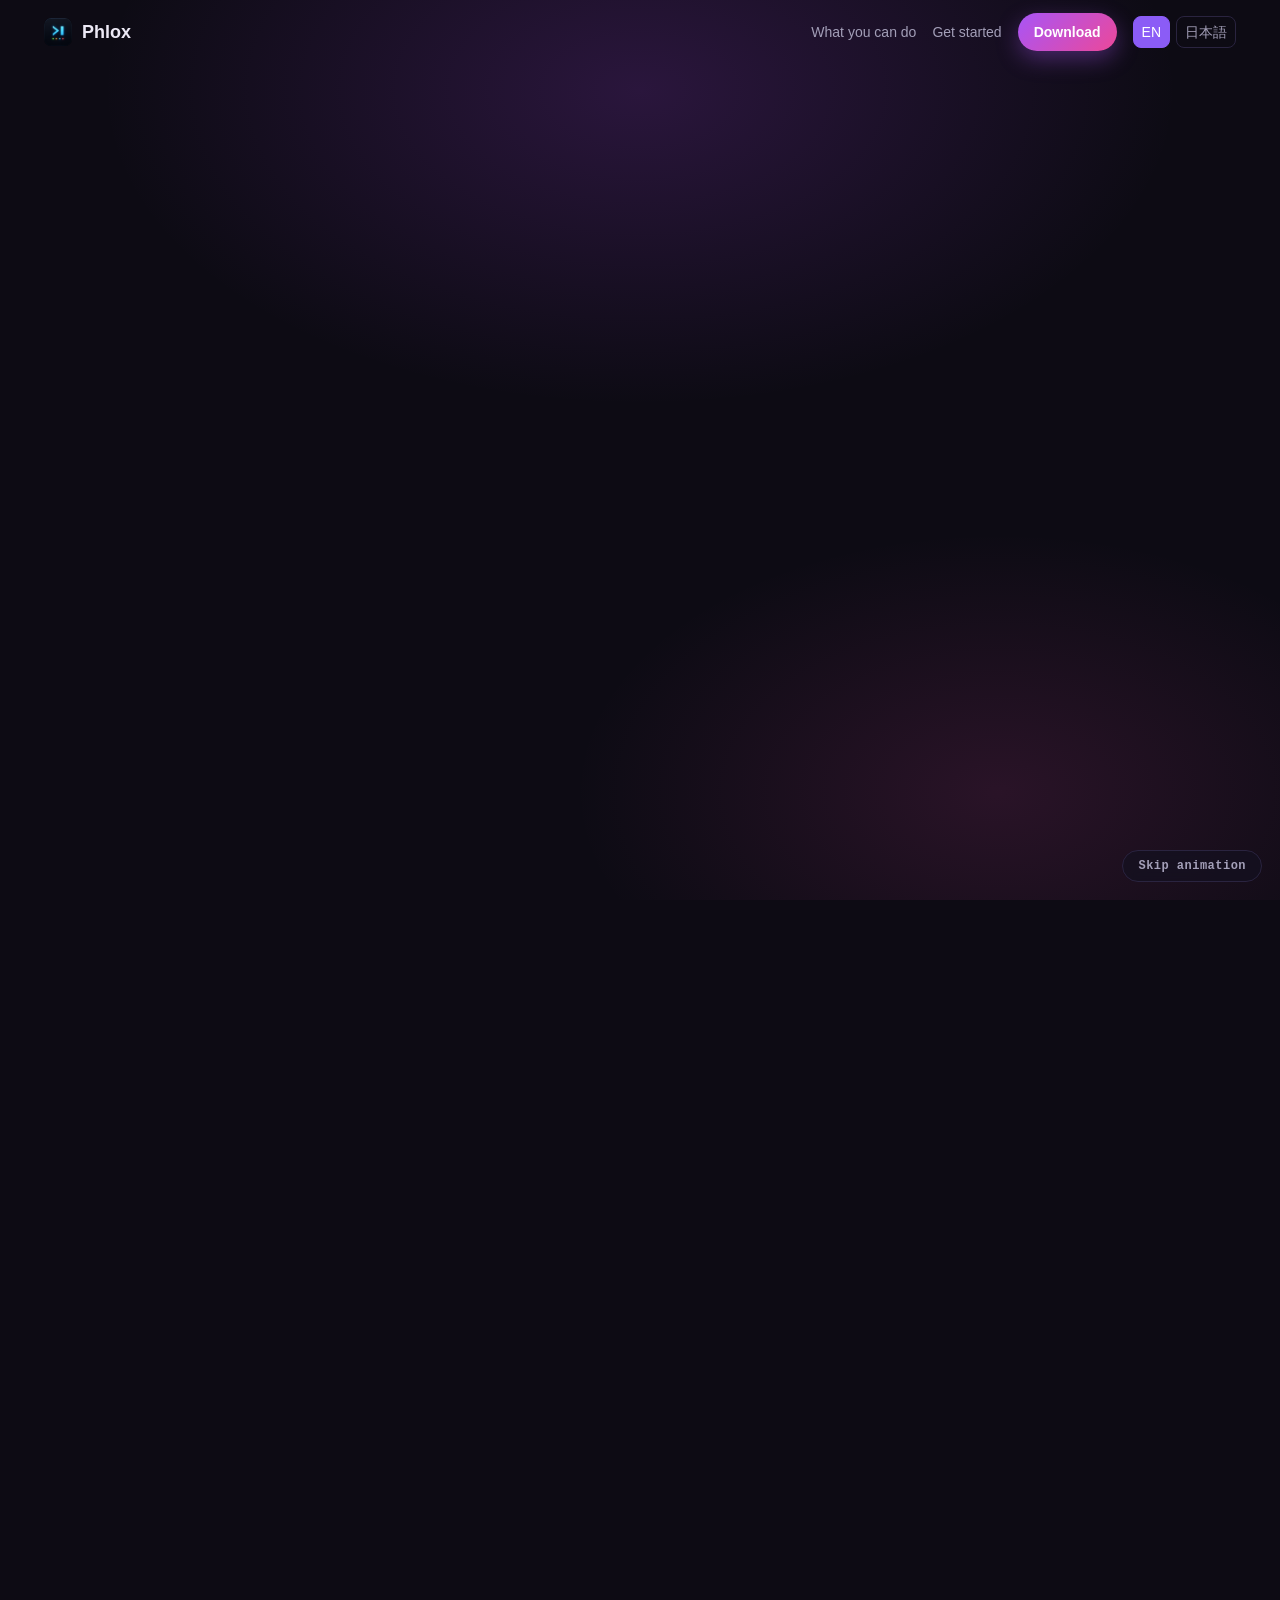
<file: index.html>
<!DOCTYPE html>
<html lang="en">
<head>
  <meta charset="UTF-8" />
  <script>
    (function () {
      try {
        if (!localStorage.getItem('phlox.lang')) {
          var lang = (navigator.language || '').toLowerCase();
          if (lang.indexOf('ja') === 0) {
            localStorage.setItem('phlox.lang', 'ja');
            location.replace('/ja/');
          } else {
            localStorage.setItem('phlox.lang', 'en');
          }
        }
      } catch (e) {}
    })();
  </script>
  <meta name="viewport" content="width=device-width, initial-scale=1.0" />
  <title>Phlox — Ask one agent. It runs the rest.</title>
  <meta name="description" content="Hand a task to a single AI, and it calls in the others — instructing them, waiting on them, and wrapping up when they're done. Claude Code, Codex, and Cursor, in one Mac app." />
  <meta property="og:title" content="Phlox — Ask one agent. It runs the rest." />
  <meta property="og:description" content="Hand a task to one AI and it calls in the others to get it done. No more opening window after window." />
  <meta property="og:type" content="website" />
  <meta property="og:url" content="https://phlox.cc/" />
  <meta property="og:image" content="https://phlox.cc/assets/icon.png" />
  <link rel="alternate" hreflang="en" href="https://phlox.cc/" />
  <link rel="alternate" hreflang="ja" href="https://phlox.cc/ja/" />
  <link rel="alternate" hreflang="x-default" href="https://phlox.cc/" />
  <link rel="icon" href="assets/icon.png" />
  <link rel="preload" as="image" href="assets/screenshot.webp" />
  <link rel="stylesheet" href="styles.css" />
  <link rel="stylesheet" href="cine.css" />
</head>
<body>
  <!-- Cinematic experience: a pinned scroll-scrubbed composition.
       Shown only once app.js has mounted (html.cine-on); otherwise the
       full static page below is served (SEO + no-JS + load-failure safe). -->
  <div id="cine" aria-hidden="true">
    <nav id="cine-nav">
      <a class="brand" href="/"><img src="assets/icon.png" alt="Phlox" />Phlox</a>
      <div class="nav-right">
        <a href="#features" data-seek="0.6">What you can do</a>
        <a href="#start" data-seek="0.9">Get started</a>
        <a class="cine-dl" href="https://github.com/HMNZK/phlox-dist/releases/latest/download/Phlox.dmg">Download</a>
        <span class="lang"><a href="/" class="active">EN</a><a href="/ja/">日本語</a></span>
      </div>
    </nav>
    <div id="cine-stick"><div id="cine-root"></div></div>
    <div id="cine-cue"><span class="mouse"></span><span>Scroll</span></div>
    <button type="button" id="skip-btn">Skip animation</button>
  </div>

  <!-- Static fallback = the real, indexable page. Hidden when cine is on. -->
  <div id="fallback">
  <header>
    <div class="container nav">
      <a class="brand" href="/"><img src="assets/icon.png" alt="Phlox" />Phlox</a>
      <div class="nav-right">
        <a href="#features">What you can do</a>
        <a href="#start">Get started</a>
        <span class="lang">
          <a href="/" class="active">EN</a>
          <a href="/ja/">日本語</a>
        </span>
      </div>
    </div>
  </header>

  <main>
    <section class="hero">
      <div class="container">
        <img class="app-icon" src="assets/icon.png" alt="Phlox app icon" />
        <h1>Ask one agent.<br />It runs the rest.</h1>
        <p class="sub">Give one agent the job. From there, agents manage agents.<br />
          Opening window after window, starting each one by hand,<br />
          copy-pasting between them — not anymore.</p>
        <div class="cta">
          <a class="btn-primary" href="https://github.com/HMNZK/phlox-dist/releases/latest/download/Phlox.dmg">Download for macOS</a>
        </div>
        <div class="req">macOS 14 Sonoma or later · Apple Silicon · Signed &amp; notarized</div>
      </div>
    </section>

    <section class="container shot">
      <div class="shot-frame">
        <img src="assets/screenshot.webp" alt="Phlox running several AI agents at once in one window" />
      </div>
    </section>

    <section class="problem" id="why">
      <div class="container">
        <div class="head">
          <span class="eyebrow">Before and after.</span>
          <h2>The days of managing it all yourself are over.</h2>
          <p class="lead">The more AIs you use, the more there is to launch, hand off, and watch. Phlox hands all of it to an AI.</p>
        </div>
        <div class="pains">
          <article class="pain">
            <div class="row bad"><span class="ic">×</span><span>Opening window after window, starting each AI by hand, passing output around by copy and paste.</span></div>
            <div class="row good"><span class="ic">✓</span><span>Ask one, and it calls in the other AIs and manages the rest.</span></div>
          </article>
          <article class="pain">
            <div class="row bad"><span class="ic">×</span><span>No idea which AI is working and which one is waiting.</span></div>
            <div class="row good"><span class="ic">✓</span><span>Every status at a glance.<br />A heads-up the moment you're needed.</span></div>
          </article>
          <article class="pain">
            <div class="row bad"><span class="ic">×</span><span>Watching the screen just to catch when something finishes.</span></div>
            <div class="row good"><span class="ic">✓</span><span>The AI watches for you.<br />You move on to something else.</span></div>
          </article>
        </div>
      </div>
    </section>

    <section class="features" id="features">
      <div class="container">
        <div class="head">
          <span class="eyebrow">What you can do</span>
          <h2>Agents that manage agents.</h2>
          <p class="lead">All you do is supervise.</p>
        </div>

        <div class="bento">
          <article class="feat feat-a">
            <span class="k">01 — Agents calling agents</span>
            <h3>Ask just one</h3>
            <p>This is what makes Phlox different. Hand a task to one AI and it calls in the other AIs it needs, gives them instructions, waits for them to finish, and clears them away when they're done. No launching window after window, no passing output around by hand.</p>
            <div class="panes">
              <span class="pane"><span class="dot run"></span>Claude Code</span>
              <span class="pane"><span class="dot wait"></span>Codex</span>
              <span class="pane"><span class="dot idle"></span>Cursor</span>
            </div>
          </article>

          <article class="feat feat-usage">
            <span class="k">Live — Usage left</span>
            <h3>How much is left</h3>
            <p>Each AI's usage in the side panel — across 5-hour, weekly, and total limits. See what's left at a glance.</p>
            <div class="usage">
              <div class="ubar"><div class="ul"><span>Claude Code · 5h</span><b>51%</b></div><div class="track"><div class="fill" style="--w:51%"></div></div></div>
              <div class="ubar"><div class="ul"><span>Codex · weekly</span><b>63%</b></div><div class="track"><div class="fill" style="--w:63%"></div></div></div>
              <div class="ubar"><div class="ul"><span>Cursor · total</span><b>16%</b></div><div class="track"><div class="fill" style="--w:16%"></div></div></div>
            </div>
          </article>

          <article class="feat feat-c">
            <span class="k">02 — One window</span>
            <h3>Every AI, right here</h3>
            <p>Claude Code, Codex, and Cursor each run in their own pane at the same time. No tab-juggling, no losing track of what's doing what.</p>
          </article>

          <article class="feat feat-d">
            <span class="k">03 — Delegate</span>
            <h3>Ask, then just wait</h3>
            <p>Just say what you want done. The AI takes it from there, and completion is detected automatically — so you can move on.</p>
          </article>

          <article class="feat feat-e">
            <span class="k">04 — Status</span>
            <h3>Always know what's happening</h3>
            <p>Working, idle, or waiting for input — even when an agent is stuck on a question, it's detected automatically, with a notification the moment you're needed. Nothing stalls unseen.</p>
          </article>

          <article class="feat feat-f">
            <span class="k">05 — Make it yours</span>
            <h3>The view, your way</h3>
            <p>Group by project, filter which AIs you see, switch view modes (⌃⌘G), and toggle the sidebar (⌘B). Arrange it however works for you.</p>
          </article>
        </div>
      </div>
    </section>

    <section class="start" id="start">
      <div class="container">
        <div class="head">
          <span class="eyebrow">Getting started</span>
          <h2>Three steps. That's it.</h2>
        </div>
        <div class="steps">
          <article class="step">
            <span class="n">1</span>
            <h3>Download and open</h3>
            <p>Grab the macOS app, drop it in Applications, and launch. Signed and notarized — no scary warnings.</p>
          </article>
          <article class="step">
            <span class="n">2</span>
            <h3>Call up an AI</h3>
            <p>Pick Claude Code, Codex, or Cursor and start it.</p>
          </article>
          <article class="step">
            <span class="n">3</span>
            <h3>Say what you want</h3>
            <p>From there, that AI calls in the others it needs and runs with it. You'll get a notification when it's done.</p>
          </article>
        </div>
        <div class="cta">
          <a class="btn-primary" href="https://github.com/HMNZK/phlox-dist/releases/latest/download/Phlox.dmg">Download for macOS</a>
        </div>
      </div>
    </section>
  </main>

  <footer>
    <div class="container foot">
      <span>© 2026 Phlox</span>
      <span><a href="/privacy">Privacy Policy</a></span>
    </div>
  </footer>
  </div><!-- /#fallback -->

  <script type="module" src="app.js"></script>
</body>
</html>
</file>
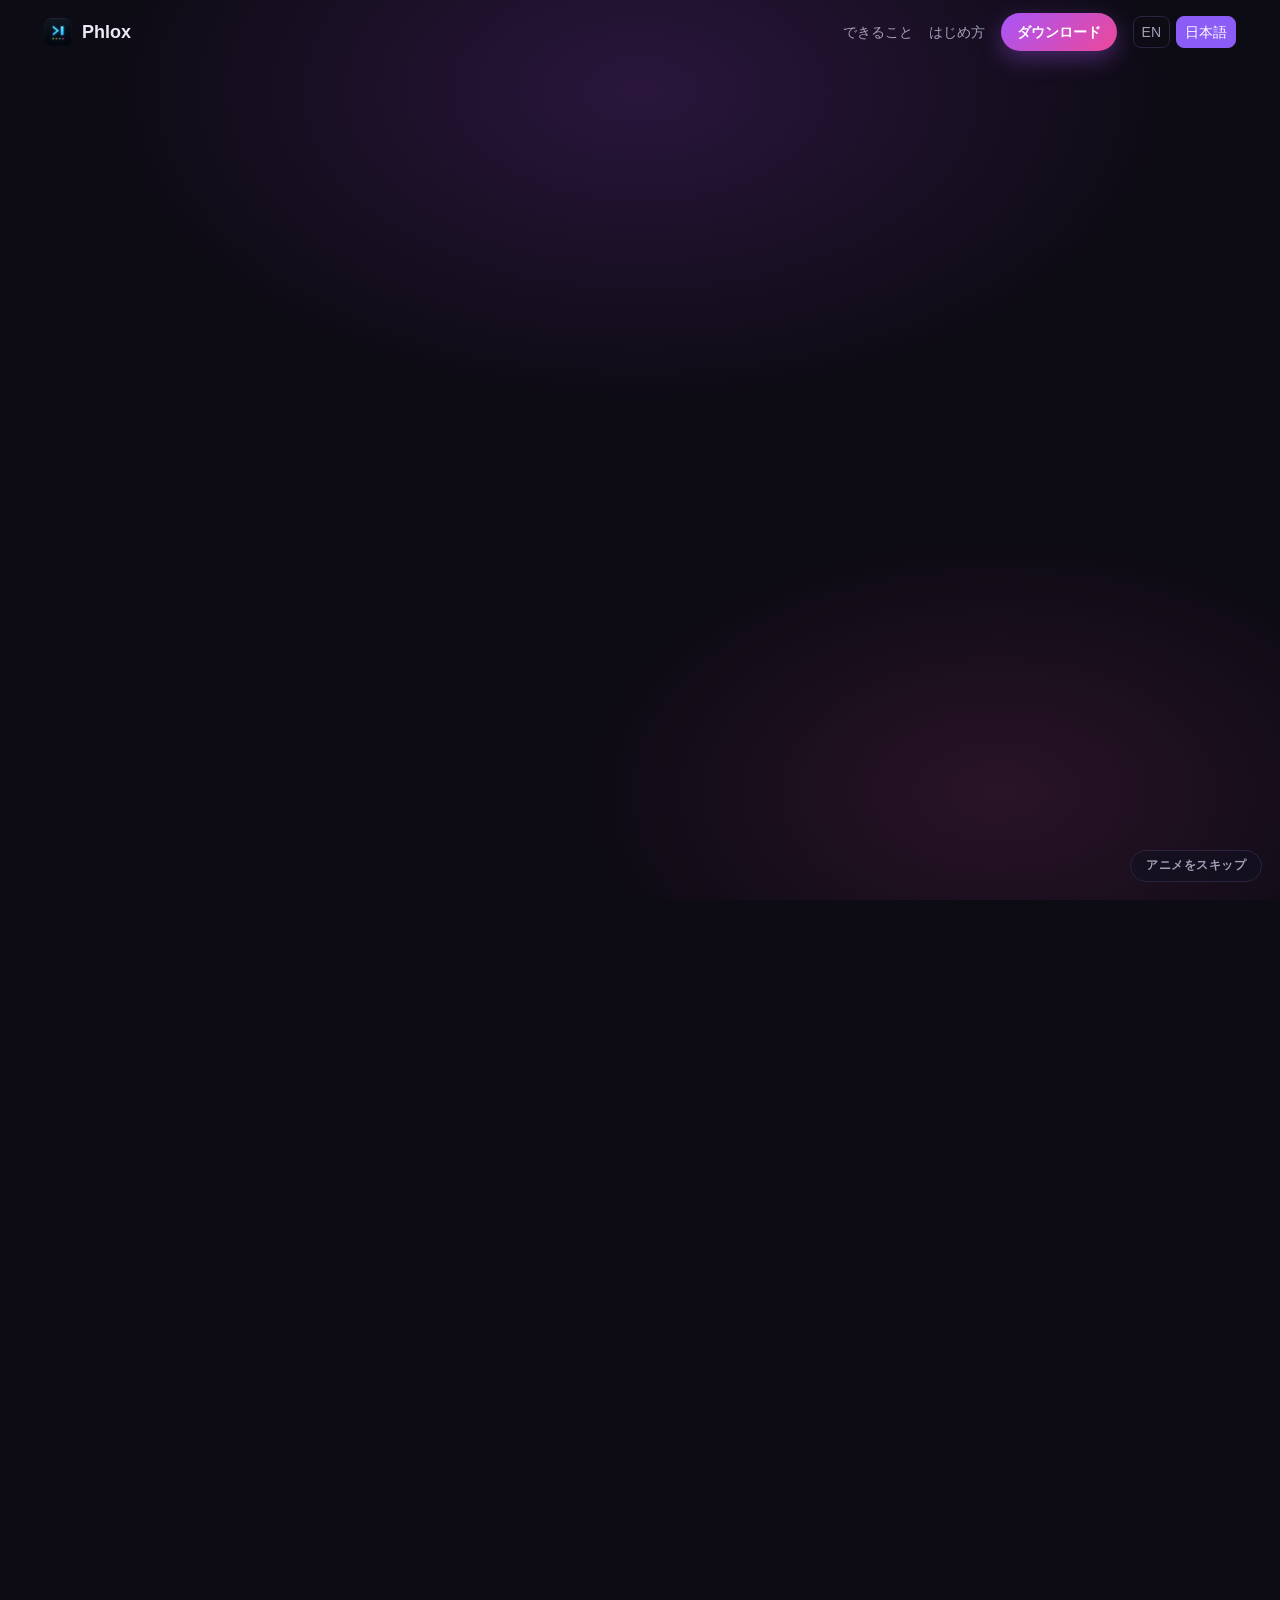
<file: ja/index.html>
<!DOCTYPE html>
<html lang="ja">
<head>
  <meta charset="UTF-8" />
  <meta name="viewport" content="width=device-width, initial-scale=1.0" />
  <title>Phlox — AIがAIを呼び出す、Mac の開発環境</title>
  <meta name="description" content="1体の AI に頼むだけ。あとは、その AI がほかの AI を呼び出し、指示し、見届けます。Claude Code・Codex・Cursor を、ひとつの Mac アプリで。" />
  <meta property="og:title" content="Phlox — 頼むのは、ひとり。動くのは、チーム。" />
  <meta property="og:description" content="1体の AI に頼めば、その AI がほかの AI を呼び出して進めます。画面を何枚も開く必要は、もうありません。" />
  <meta property="og:type" content="website" />
  <meta property="og:url" content="https://phlox.cc/ja/" />
  <meta property="og:image" content="https://phlox.cc/assets/icon.png" />
  <link rel="alternate" hreflang="en" href="https://phlox.cc/" />
  <link rel="alternate" hreflang="ja" href="https://phlox.cc/ja/" />
  <link rel="alternate" hreflang="x-default" href="https://phlox.cc/" />
  <link rel="icon" href="../assets/icon.png" />
  <link rel="preload" as="image" href="../assets/screenshot.webp" />
  <link rel="stylesheet" href="../styles.css" />
  <link rel="stylesheet" href="../cine.css" />
</head>
<body>
  <div id="cine" aria-hidden="true">
    <nav id="cine-nav">
      <a class="brand" href="/ja/"><img src="../assets/icon.png" alt="Phlox" />Phlox</a>
      <div class="nav-right">
        <a href="#features" data-seek="0.6">できること</a>
        <a href="#start" data-seek="0.9">はじめ方</a>
        <a class="cine-dl" href="https://github.com/HMNZK/phlox-dist/releases/latest/download/Phlox.dmg">ダウンロード</a>
        <span class="lang"><a href="/">EN</a><a href="/ja/" class="active">日本語</a></span>
      </div>
    </nav>
    <div id="cine-stick"><div id="cine-root"></div></div>
    <div id="cine-cue"><span class="mouse"></span><span>Scroll</span></div>
    <button type="button" id="skip-btn">アニメをスキップ</button>
  </div>

  <div id="fallback">
  <header>
    <div class="container nav">
      <a class="brand" href="/ja/"><img src="../assets/icon.png" alt="Phlox" />Phlox</a>
      <div class="nav-right">
        <a href="#features">できること</a>
        <a href="#start">はじめ方</a>
        <span class="lang">
          <a href="/">EN</a>
          <a href="/ja/" class="active">日本語</a>
        </span>
      </div>
    </div>
  </header>

  <main>
    <section class="hero">
      <div class="container">
        <img class="app-icon" src="../assets/icon.png" alt="Phlox アプリアイコン" />
        <h1>頼むのは ひとり。<br />動くのは チーム。</h1>
        <p class="sub">1体の AI に頼むだけ。あとは AI が AI を管理する世界。<br />
          画面を何枚も開き、AI を起動し、コピペを送る。<br />
          そんな必要はもうありません。</p>
        <div class="cta">
          <a class="btn-primary" href="https://github.com/HMNZK/phlox-dist/releases/latest/download/Phlox.dmg">macOS版をダウンロード</a>
        </div>
        <div class="req">macOS 14 Sonoma 以降 · Apple Silicon · 署名・公証済み</div>
      </div>
    </section>

    <section class="container shot">
      <div class="shot-frame">
        <img src="../assets/screenshot.webp" alt="ひとつの画面で複数の AI が同時に動く Phlox" />
      </div>
    </section>

    <section class="problem" id="why">
      <div class="container">
        <div class="head">
          <span class="eyebrow">これまでと、これから。</span>
          <h2>全てを人間が管理する時代は終わり。</h2>
          <p class="lead">使う AI が増えるほど、起動も、受け渡しも、見張りも増えていく。Phlox は、その全部を AI に任せます。</p>
        </div>
        <div class="pains">
          <article class="pain">
            <div class="row bad"><span class="ic">×</span><span>画面を何枚も開いて、AI を一つずつ起動。出力はコピー＆ペーストで手渡し。</span></div>
            <div class="row good"><span class="ic">✓</span><span>一人に頼めば、その AI が他の AI を呼び出し、管理します。</span></div>
          </article>
          <article class="pain">
            <div class="row bad"><span class="ic">×</span><span>どの AI が動いていて、どれが待っているのか分からない。</span></div>
            <div class="row good"><span class="ic">✓</span><span>すべての状態がひと目で分かる。<br />手が要るときは、知らせます。</span></div>
          </article>
          <article class="pain">
            <div class="row bad"><span class="ic">×</span><span>終わったか確かめるために、画面を見張りつづける。</span></div>
            <div class="row good"><span class="ic">✓</span><span>完了は AI が見届けます。<br />あなたは、別のことを。</span></div>
          </article>
        </div>
      </div>
    </section>

    <section class="features" id="features">
      <div class="container">
        <div class="head">
          <span class="eyebrow">できること</span>
          <h2>AI が AI を管理する。</h2>
          <p class="lead">あなたは AI を監督するだけ。</p>
        </div>

        <div class="bento">
          <article class="feat feat-a">
            <span class="k">01 — AI が AI を呼ぶ</span>
            <h3>頼むのは、ひとりだけ</h3>
            <p>Phlox の真骨頂。1体の AI に頼めば、その AI が必要なほかの AI を自分で呼び出し、指示を出し、終わるのを待ち、役目を終えたら片づけます。あなたが複数の画面を立ち上げたり、出力を手で受け渡したりする必要は、もうありません。</p>
            <div class="panes">
              <span class="pane"><span class="dot run"></span>Claude Code</span>
              <span class="pane"><span class="dot wait"></span>Codex</span>
              <span class="pane"><span class="dot idle"></span>Cursor</span>
            </div>
          </article>

          <article class="feat feat-usage">
            <span class="k">いつでも — 残りの利用量</span>
            <h3>あと、どれだけ使えるか</h3>
            <p>それぞれの AI の使用状況を、右側のパネルに。5時間ごと・週ごと・合計に対して、残りがひと目でわかります。</p>
            <div class="usage">
              <div class="ubar"><div class="ul"><span>Claude Code · 5時間</span><b>51%</b></div><div class="track"><div class="fill" style="--w:51%"></div></div></div>
              <div class="ubar"><div class="ul"><span>Codex · 週ごと</span><b>63%</b></div><div class="track"><div class="fill" style="--w:63%"></div></div></div>
              <div class="ubar"><div class="ul"><span>Cursor · 合計</span><b>16%</b></div><div class="track"><div class="fill" style="--w:16%"></div></div></div>
            </div>
          </article>

          <article class="feat feat-c">
            <span class="k">02 — ひとつの画面</span>
            <h3>すべての AI が、ここに</h3>
            <p>Claude Code・Codex・Cursor が、それぞれの画面で同時に動きます。タブを行き来することも、どれが何をしているか見失うことも、ありません。</p>
          </article>

          <article class="feat feat-d">
            <span class="k">03 — まかせる</span>
            <h3>頼んだら、あとは待つだけ</h3>
            <p>「これをやって」と伝えるだけ。あとは AI が進めます。終わったかどうかは自動で見分けるので、あなたは別の作業へ。</p>
          </article>

          <article class="feat feat-e">
            <span class="k">04 — 状態</span>
            <h3>いま、何をしているか</h3>
            <p>動作中・待機中・入力待ち。Codex が質問して止まっているときも、自動で見分けます。手が必要になれば通知でお知らせ。見えないまま止まることは、ありません。</p>
          </article>

          <article class="feat feat-f">
            <span class="k">05 — 自分仕様</span>
            <h3>思いどおりの、画面に</h3>
            <p>プロジェクトごとにまとめ、表示する AI を絞り込み、表示の仕方を切り替え（⌃⌘G）、サイドバーを開閉（⌘B）。あなたの使いやすいかたちに。</p>
          </article>
        </div>
      </div>
    </section>

    <section class="start" id="start">
      <div class="container">
        <div class="head">
          <span class="eyebrow">はじめ方</span>
          <h2>3ステップで、すぐに。</h2>
        </div>
        <div class="steps">
          <article class="step">
            <span class="n">1</span>
            <h3>ダウンロードして、開く</h3>
            <p>macOS 版をダウンロードし、アプリケーションに入れて起動するだけ。署名・公証済みだから、警告も出ません。</p>
          </article>
          <article class="step">
            <span class="n">2</span>
            <h3>AI を、ひとり呼び出す</h3>
            <p>Claude Code・Codex・Cursor から選んで立ち上げます。</p>
          </article>
          <article class="step">
            <span class="n">3</span>
            <h3>やりたいことを、伝える</h3>
            <p>あとは、その AI が必要な AI を呼び出して進めます。終わったら、通知でお知らせ。</p>
          </article>
        </div>
        <div class="cta">
          <a class="btn-primary" href="https://github.com/HMNZK/phlox-dist/releases/latest/download/Phlox.dmg">macOS版をダウンロード</a>
        </div>
      </div>
    </section>
  </main>

  <footer>
    <div class="container foot">
      <span>© 2026 Phlox</span>
      <span><a href="/ja/privacy">プライバシーポリシー</a></span>
    </div>
  </footer>
  </div><!-- /#fallback -->

  <script type="module" src="../app.js"></script>
</body>
</html>
</file>
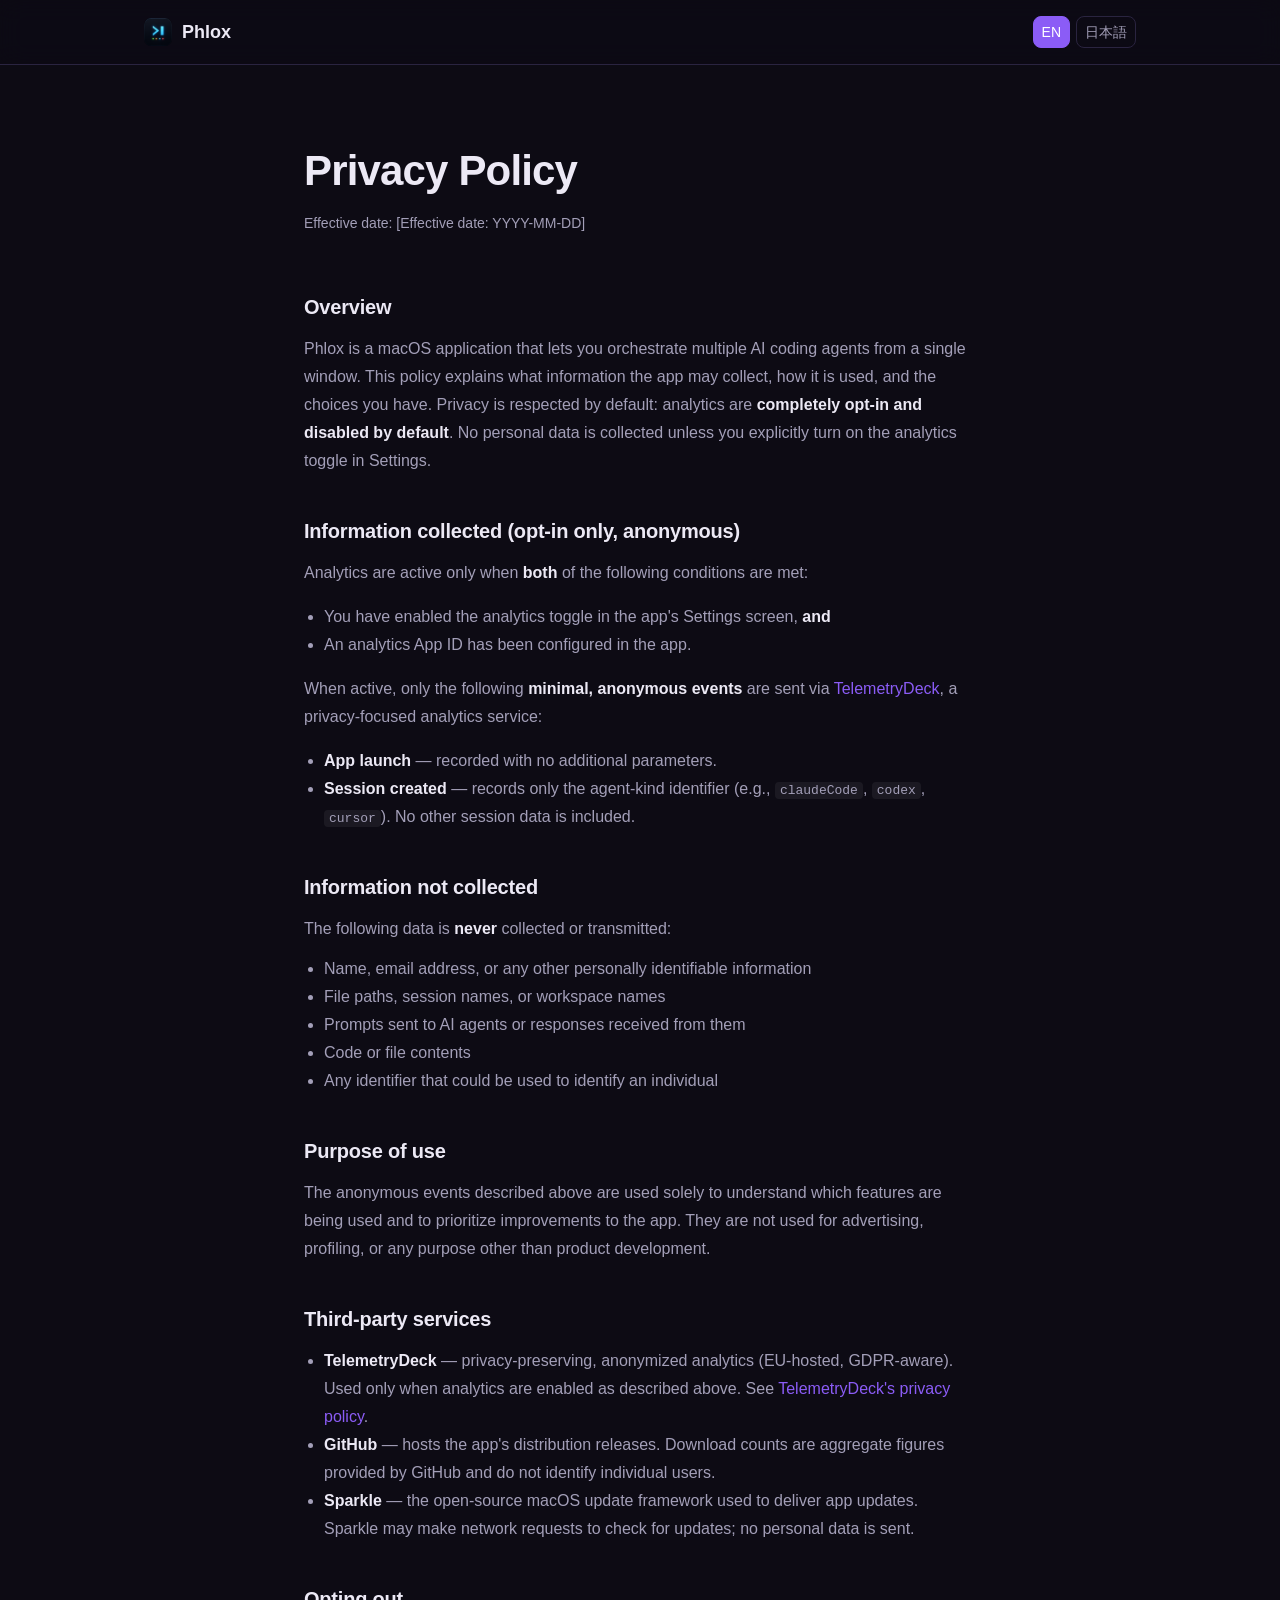
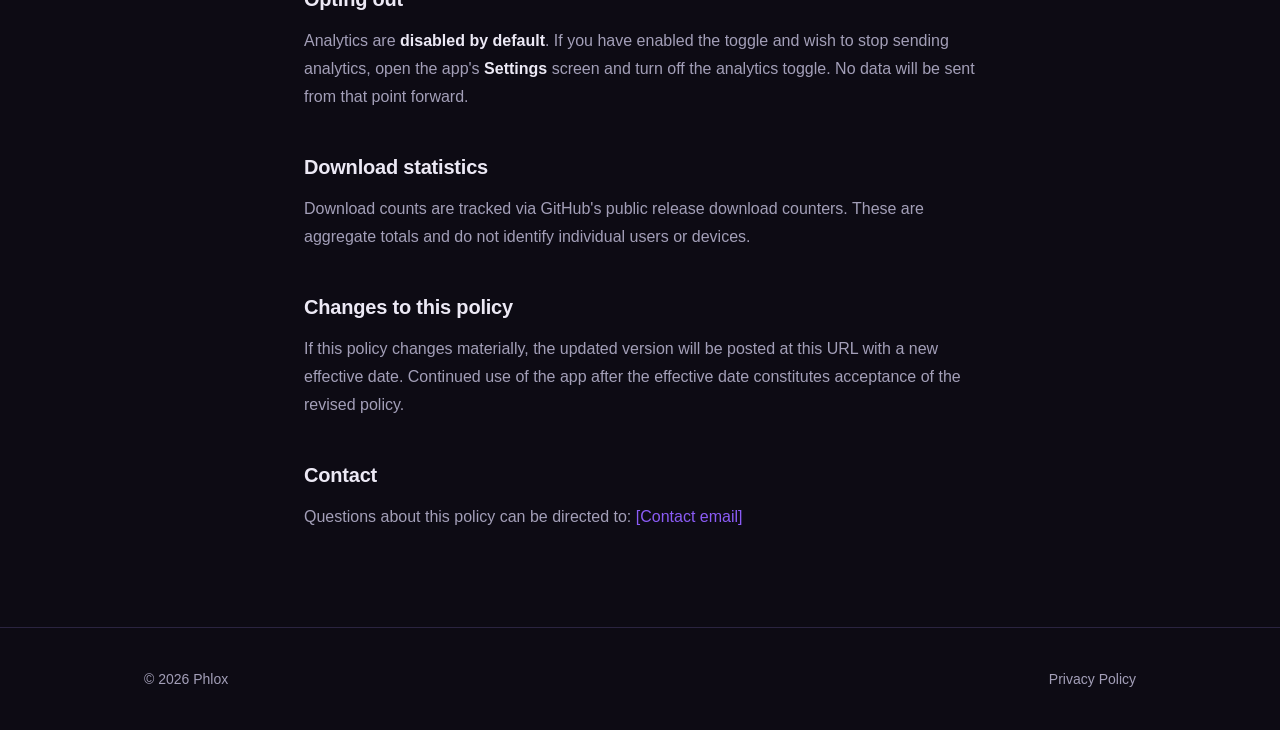
<file: privacy/index.html>
<!DOCTYPE html>
<html lang="en">
<head>
  <meta charset="UTF-8" />
  <meta name="viewport" content="width=device-width, initial-scale=1.0" />
  <title>Privacy Policy — Phlox</title>
  <meta name="description" content="Privacy Policy for Phlox, the multi-agent macOS app. Analytics are fully opt-in and off by default." />
  <meta property="og:title" content="Privacy Policy — Phlox" />
  <meta property="og:description" content="Privacy Policy for Phlox. Analytics are fully opt-in and off by default." />
  <meta property="og:type" content="website" />
  <meta property="og:url" content="https://phlox.cc/privacy" />
  <meta property="og:image" content="https://phlox.cc/assets/icon.png" />
  <link rel="alternate" hreflang="en" href="https://phlox.cc/privacy" />
  <link rel="alternate" hreflang="ja" href="https://phlox.cc/ja/privacy" />
  <link rel="alternate" hreflang="x-default" href="https://phlox.cc/privacy" />
  <link rel="icon" href="../assets/icon.png" />
  <link rel="stylesheet" href="../styles.css" />
</head>
<body>
  <header>
    <div class="container nav">
      <a class="brand" href="/"><img src="../assets/icon.png" alt="Phlox" />Phlox</a>
      <div class="nav-right">
        <span class="lang">
          <a href="/privacy" class="active">EN</a>
          <a href="/ja/privacy">日本語</a>
        </span>
      </div>
    </div>
  </header>

  <main>
    <div class="container" style="max-width: 720px; padding: 72px 24px 96px;">
      <h1 style="font-size: clamp(28px, 5vw, 42px); font-weight: 800; letter-spacing: -0.02em; margin: 0 0 8px;">Privacy Policy</h1>
      <p style="color: var(--muted); font-size: 14px; margin: 0 0 56px;">Effective date: [Effective date: YYYY-MM-DD]</p>

      <section style="margin-bottom: 40px;">
        <h2 style="font-size: 20px; font-weight: 700; letter-spacing: -0.01em; margin: 0 0 12px;">Overview</h2>
        <p style="color: var(--muted); line-height: 1.75; margin: 0;">
          Phlox is a macOS application that lets you orchestrate multiple AI coding agents from a single window.
          This policy explains what information the app may collect, how it is used, and the choices you have.
          Privacy is respected by default: analytics are <strong style="color: var(--text);">completely opt-in and disabled by default</strong>.
          No personal data is collected unless you explicitly turn on the analytics toggle in Settings.
        </p>
      </section>

      <section style="margin-bottom: 40px;">
        <h2 style="font-size: 20px; font-weight: 700; letter-spacing: -0.01em; margin: 0 0 12px;">Information collected (opt-in only, anonymous)</h2>
        <p style="color: var(--muted); line-height: 1.75; margin: 0 0 16px;">
          Analytics are active only when <strong style="color: var(--text);">both</strong> of the following conditions are met:
        </p>
        <ul style="color: var(--muted); line-height: 1.75; padding-left: 20px; margin: 0 0 16px;">
          <li>You have enabled the analytics toggle in the app's Settings screen, <strong style="color: var(--text);">and</strong></li>
          <li>An analytics App ID has been configured in the app.</li>
        </ul>
        <p style="color: var(--muted); line-height: 1.75; margin: 0 0 16px;">
          When active, only the following <strong style="color: var(--text);">minimal, anonymous events</strong> are sent via
          <a href="https://telemetrydeck.com" style="color: var(--accent);">TelemetryDeck</a>,
          a privacy-focused analytics service:
        </p>
        <ul style="color: var(--muted); line-height: 1.75; padding-left: 20px; margin: 0;">
          <li><strong style="color: var(--text);">App launch</strong> — recorded with no additional parameters.</li>
          <li><strong style="color: var(--text);">Session created</strong> — records only the agent-kind identifier (e.g., <code style="font-family: var(--mono); font-size: 13px; background: rgba(255,255,255,0.06); padding: 1px 5px; border-radius: 4px;">claudeCode</code>, <code style="font-family: var(--mono); font-size: 13px; background: rgba(255,255,255,0.06); padding: 1px 5px; border-radius: 4px;">codex</code>, <code style="font-family: var(--mono); font-size: 13px; background: rgba(255,255,255,0.06); padding: 1px 5px; border-radius: 4px;">cursor</code>). No other session data is included.</li>
        </ul>
      </section>

      <section style="margin-bottom: 40px;">
        <h2 style="font-size: 20px; font-weight: 700; letter-spacing: -0.01em; margin: 0 0 12px;">Information not collected</h2>
        <p style="color: var(--muted); line-height: 1.75; margin: 0 0 12px;">The following data is <strong style="color: var(--text);">never</strong> collected or transmitted:</p>
        <ul style="color: var(--muted); line-height: 1.75; padding-left: 20px; margin: 0;">
          <li>Name, email address, or any other personally identifiable information</li>
          <li>File paths, session names, or workspace names</li>
          <li>Prompts sent to AI agents or responses received from them</li>
          <li>Code or file contents</li>
          <li>Any identifier that could be used to identify an individual</li>
        </ul>
      </section>

      <section style="margin-bottom: 40px;">
        <h2 style="font-size: 20px; font-weight: 700; letter-spacing: -0.01em; margin: 0 0 12px;">Purpose of use</h2>
        <p style="color: var(--muted); line-height: 1.75; margin: 0;">
          The anonymous events described above are used solely to understand which features are being used
          and to prioritize improvements to the app. They are not used for advertising, profiling, or
          any purpose other than product development.
        </p>
      </section>

      <section style="margin-bottom: 40px;">
        <h2 style="font-size: 20px; font-weight: 700; letter-spacing: -0.01em; margin: 0 0 12px;">Third-party services</h2>
        <ul style="color: var(--muted); line-height: 1.75; padding-left: 20px; margin: 0;">
          <li>
            <strong style="color: var(--text);">TelemetryDeck</strong> — privacy-preserving, anonymized analytics (EU-hosted, GDPR-aware).
            Used only when analytics are enabled as described above.
            See <a href="https://telemetrydeck.com/privacy" style="color: var(--accent);">TelemetryDeck's privacy policy</a>.
          </li>
          <li>
            <strong style="color: var(--text);">GitHub</strong> — hosts the app's distribution releases.
            Download counts are aggregate figures provided by GitHub and do not identify individual users.
          </li>
          <li>
            <strong style="color: var(--text);">Sparkle</strong> — the open-source macOS update framework used to deliver app updates.
            Sparkle may make network requests to check for updates; no personal data is sent.
          </li>
        </ul>
      </section>

      <section style="margin-bottom: 40px;">
        <h2 style="font-size: 20px; font-weight: 700; letter-spacing: -0.01em; margin: 0 0 12px;">Opting out</h2>
        <p style="color: var(--muted); line-height: 1.75; margin: 0;">
          Analytics are <strong style="color: var(--text);">disabled by default</strong>.
          If you have enabled the toggle and wish to stop sending analytics, open the app's
          <strong style="color: var(--text);">Settings</strong> screen and turn off the analytics toggle.
          No data will be sent from that point forward.
        </p>
      </section>

      <section style="margin-bottom: 40px;">
        <h2 style="font-size: 20px; font-weight: 700; letter-spacing: -0.01em; margin: 0 0 12px;">Download statistics</h2>
        <p style="color: var(--muted); line-height: 1.75; margin: 0;">
          Download counts are tracked via GitHub's public release download counters.
          These are aggregate totals and do not identify individual users or devices.
        </p>
      </section>

      <section style="margin-bottom: 40px;">
        <h2 style="font-size: 20px; font-weight: 700; letter-spacing: -0.01em; margin: 0 0 12px;">Changes to this policy</h2>
        <p style="color: var(--muted); line-height: 1.75; margin: 0;">
          If this policy changes materially, the updated version will be posted at this URL with a new effective date.
          Continued use of the app after the effective date constitutes acceptance of the revised policy.
        </p>
      </section>

      <section>
        <h2 style="font-size: 20px; font-weight: 700; letter-spacing: -0.01em; margin: 0 0 12px;">Contact</h2>
        <p style="color: var(--muted); line-height: 1.75; margin: 0;">
          Questions about this policy can be directed to:
          <a href="mailto:[Contact email]" style="color: var(--accent);">[Contact email]</a>
        </p>
      </section>
    </div>
  </main>

  <footer>
    <div class="container foot">
      <span>© 2026 Phlox</span>
      <span>
        <a href="/privacy">Privacy Policy</a>
      </span>
    </div>
  </footer>
</body>
</html>
</file>
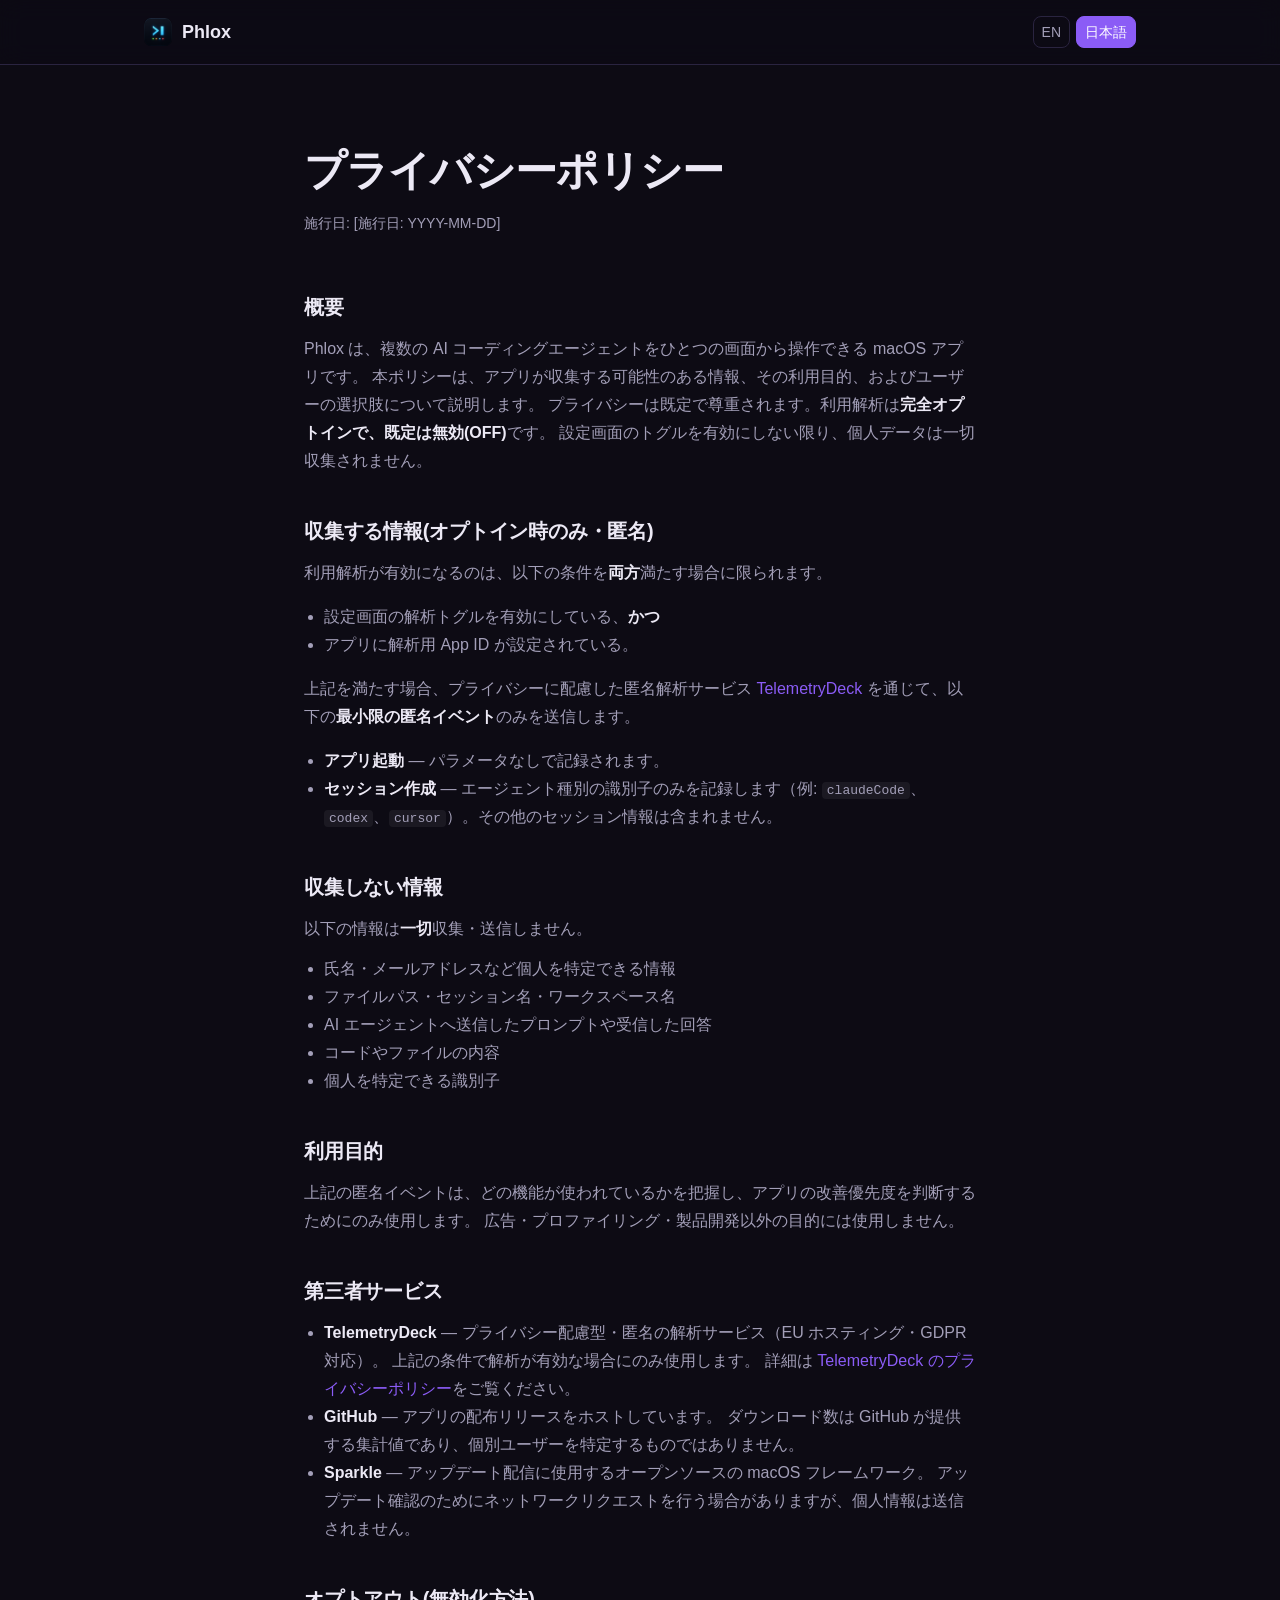
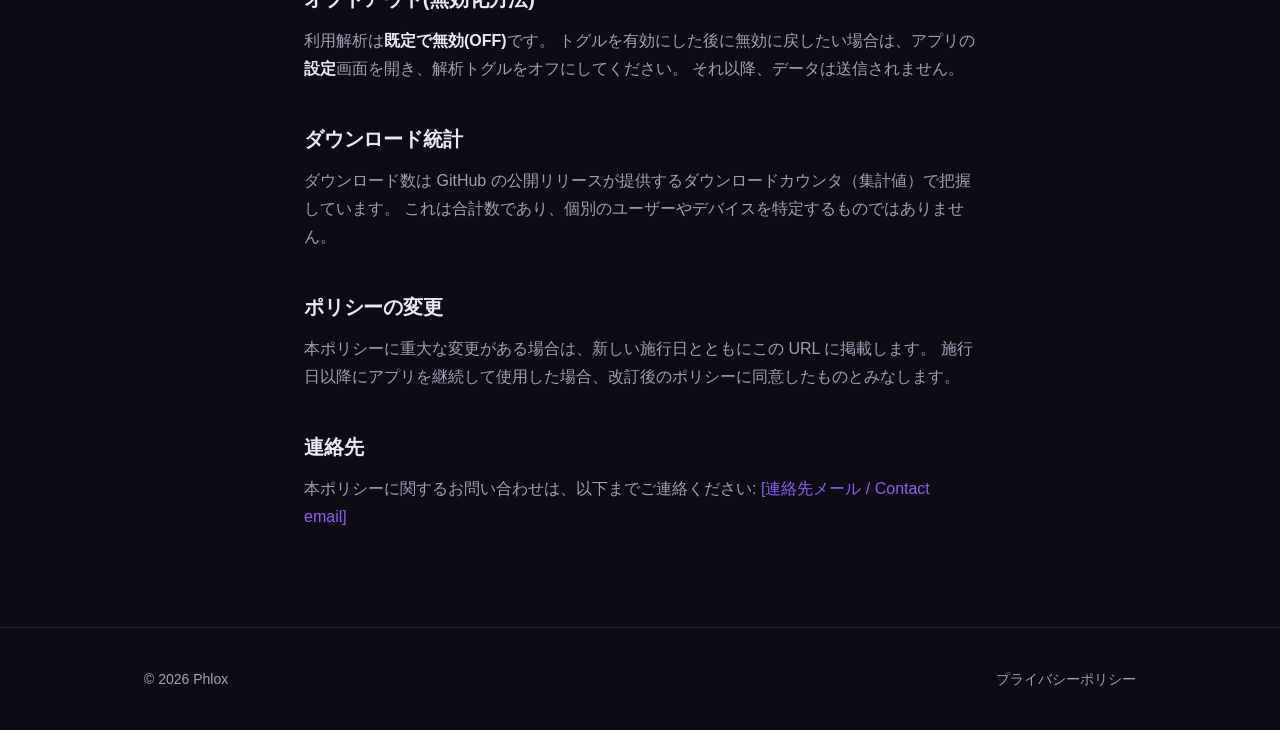
<file: ja/privacy/index.html>
<!DOCTYPE html>
<html lang="ja">
<head>
  <meta charset="UTF-8" />
  <meta name="viewport" content="width=device-width, initial-scale=1.0" />
  <title>プライバシーポリシー — Phlox</title>
  <meta name="description" content="Phlox（マルチエージェント Mac アプリ）のプライバシーポリシー。利用解析は完全オプトイン・既定は無効です。" />
  <meta property="og:title" content="プライバシーポリシー — Phlox" />
  <meta property="og:description" content="Phlox のプライバシーポリシー。利用解析は完全オプトイン・既定は無効です。" />
  <meta property="og:type" content="website" />
  <meta property="og:url" content="https://phlox.cc/ja/privacy" />
  <meta property="og:image" content="https://phlox.cc/assets/icon.png" />
  <link rel="alternate" hreflang="en" href="https://phlox.cc/privacy" />
  <link rel="alternate" hreflang="ja" href="https://phlox.cc/ja/privacy" />
  <link rel="alternate" hreflang="x-default" href="https://phlox.cc/privacy" />
  <link rel="icon" href="../../assets/icon.png" />
  <link rel="stylesheet" href="../../styles.css" />
</head>
<body>
  <header>
    <div class="container nav">
      <a class="brand" href="/ja/"><img src="../../assets/icon.png" alt="Phlox" />Phlox</a>
      <div class="nav-right">
        <span class="lang">
          <a href="/privacy">EN</a>
          <a href="/ja/privacy" class="active">日本語</a>
        </span>
      </div>
    </div>
  </header>

  <main>
    <div class="container" style="max-width: 720px; padding: 72px 24px 96px;">
      <h1 style="font-size: clamp(28px, 5vw, 42px); font-weight: 800; letter-spacing: -0.02em; margin: 0 0 8px;">プライバシーポリシー</h1>
      <p style="color: var(--muted); font-size: 14px; margin: 0 0 56px;">施行日: [施行日: YYYY-MM-DD]</p>

      <section style="margin-bottom: 40px;">
        <h2 style="font-size: 20px; font-weight: 700; letter-spacing: -0.01em; margin: 0 0 12px;">概要</h2>
        <p style="color: var(--muted); line-height: 1.75; margin: 0;">
          Phlox は、複数の AI コーディングエージェントをひとつの画面から操作できる macOS アプリです。
          本ポリシーは、アプリが収集する可能性のある情報、その利用目的、およびユーザーの選択肢について説明します。
          プライバシーは既定で尊重されます。利用解析は<strong style="color: var(--text);">完全オプトインで、既定は無効(OFF)</strong>です。
          設定画面のトグルを有効にしない限り、個人データは一切収集されません。
        </p>
      </section>

      <section style="margin-bottom: 40px;">
        <h2 style="font-size: 20px; font-weight: 700; letter-spacing: -0.01em; margin: 0 0 12px;">収集する情報(オプトイン時のみ・匿名)</h2>
        <p style="color: var(--muted); line-height: 1.75; margin: 0 0 16px;">
          利用解析が有効になるのは、以下の条件を<strong style="color: var(--text);">両方</strong>満たす場合に限られます。
        </p>
        <ul style="color: var(--muted); line-height: 1.75; padding-left: 20px; margin: 0 0 16px;">
          <li>設定画面の解析トグルを有効にしている、<strong style="color: var(--text);">かつ</strong></li>
          <li>アプリに解析用 App ID が設定されている。</li>
        </ul>
        <p style="color: var(--muted); line-height: 1.75; margin: 0 0 16px;">
          上記を満たす場合、プライバシーに配慮した匿名解析サービス
          <a href="https://telemetrydeck.com" style="color: var(--accent);">TelemetryDeck</a>
          を通じて、以下の<strong style="color: var(--text);">最小限の匿名イベント</strong>のみを送信します。
        </p>
        <ul style="color: var(--muted); line-height: 1.75; padding-left: 20px; margin: 0;">
          <li><strong style="color: var(--text);">アプリ起動</strong> — パラメータなしで記録されます。</li>
          <li><strong style="color: var(--text);">セッション作成</strong> — エージェント種別の識別子のみを記録します（例: <code style="font-family: var(--mono); font-size: 13px; background: rgba(255,255,255,0.06); padding: 1px 5px; border-radius: 4px;">claudeCode</code>、<code style="font-family: var(--mono); font-size: 13px; background: rgba(255,255,255,0.06); padding: 1px 5px; border-radius: 4px;">codex</code>、<code style="font-family: var(--mono); font-size: 13px; background: rgba(255,255,255,0.06); padding: 1px 5px; border-radius: 4px;">cursor</code>）。その他のセッション情報は含まれません。</li>
        </ul>
      </section>

      <section style="margin-bottom: 40px;">
        <h2 style="font-size: 20px; font-weight: 700; letter-spacing: -0.01em; margin: 0 0 12px;">収集しない情報</h2>
        <p style="color: var(--muted); line-height: 1.75; margin: 0 0 12px;">以下の情報は<strong style="color: var(--text);">一切</strong>収集・送信しません。</p>
        <ul style="color: var(--muted); line-height: 1.75; padding-left: 20px; margin: 0;">
          <li>氏名・メールアドレスなど個人を特定できる情報</li>
          <li>ファイルパス・セッション名・ワークスペース名</li>
          <li>AI エージェントへ送信したプロンプトや受信した回答</li>
          <li>コードやファイルの内容</li>
          <li>個人を特定できる識別子</li>
        </ul>
      </section>

      <section style="margin-bottom: 40px;">
        <h2 style="font-size: 20px; font-weight: 700; letter-spacing: -0.01em; margin: 0 0 12px;">利用目的</h2>
        <p style="color: var(--muted); line-height: 1.75; margin: 0;">
          上記の匿名イベントは、どの機能が使われているかを把握し、アプリの改善優先度を判断するためにのみ使用します。
          広告・プロファイリング・製品開発以外の目的には使用しません。
        </p>
      </section>

      <section style="margin-bottom: 40px;">
        <h2 style="font-size: 20px; font-weight: 700; letter-spacing: -0.01em; margin: 0 0 12px;">第三者サービス</h2>
        <ul style="color: var(--muted); line-height: 1.75; padding-left: 20px; margin: 0;">
          <li>
            <strong style="color: var(--text);">TelemetryDeck</strong> — プライバシー配慮型・匿名の解析サービス（EU ホスティング・GDPR 対応）。
            上記の条件で解析が有効な場合にのみ使用します。
            詳細は <a href="https://telemetrydeck.com/privacy" style="color: var(--accent);">TelemetryDeck のプライバシーポリシー</a>をご覧ください。
          </li>
          <li>
            <strong style="color: var(--text);">GitHub</strong> — アプリの配布リリースをホストしています。
            ダウンロード数は GitHub が提供する集計値であり、個別ユーザーを特定するものではありません。
          </li>
          <li>
            <strong style="color: var(--text);">Sparkle</strong> — アップデート配信に使用するオープンソースの macOS フレームワーク。
            アップデート確認のためにネットワークリクエストを行う場合がありますが、個人情報は送信されません。
          </li>
        </ul>
      </section>

      <section style="margin-bottom: 40px;">
        <h2 style="font-size: 20px; font-weight: 700; letter-spacing: -0.01em; margin: 0 0 12px;">オプトアウト(無効化方法)</h2>
        <p style="color: var(--muted); line-height: 1.75; margin: 0;">
          利用解析は<strong style="color: var(--text);">既定で無効(OFF)</strong>です。
          トグルを有効にした後に無効に戻したい場合は、アプリの<strong style="color: var(--text);">設定</strong>画面を開き、解析トグルをオフにしてください。
          それ以降、データは送信されません。
        </p>
      </section>

      <section style="margin-bottom: 40px;">
        <h2 style="font-size: 20px; font-weight: 700; letter-spacing: -0.01em; margin: 0 0 12px;">ダウンロード統計</h2>
        <p style="color: var(--muted); line-height: 1.75; margin: 0;">
          ダウンロード数は GitHub の公開リリースが提供するダウンロードカウンタ（集計値）で把握しています。
          これは合計数であり、個別のユーザーやデバイスを特定するものではありません。
        </p>
      </section>

      <section style="margin-bottom: 40px;">
        <h2 style="font-size: 20px; font-weight: 700; letter-spacing: -0.01em; margin: 0 0 12px;">ポリシーの変更</h2>
        <p style="color: var(--muted); line-height: 1.75; margin: 0;">
          本ポリシーに重大な変更がある場合は、新しい施行日とともにこの URL に掲載します。
          施行日以降にアプリを継続して使用した場合、改訂後のポリシーに同意したものとみなします。
        </p>
      </section>

      <section>
        <h2 style="font-size: 20px; font-weight: 700; letter-spacing: -0.01em; margin: 0 0 12px;">連絡先</h2>
        <p style="color: var(--muted); line-height: 1.75; margin: 0;">
          本ポリシーに関するお問い合わせは、以下までご連絡ください:
          <a href="mailto:[連絡先メール]" style="color: var(--accent);">[連絡先メール / Contact email]</a>
        </p>
      </section>
    </div>
  </main>

  <footer>
    <div class="container foot">
      <span>© 2026 Phlox</span>
      <span>
        <a href="/ja/privacy">プライバシーポリシー</a>
      </span>
    </div>
  </footer>
</body>
</html>
</file>
<file: styles.css>
:root {
  --bg: #0d0b14;
  --bg-soft: #141121;
  --card: #1a1626;
  --border: #2a2440;
  --text: #ece9f5;
  --muted: #a39fb8;
  --accent: #8b5cf6;
  --accent-grad: linear-gradient(135deg, #a855f7 0%, #ec4899 100%);
  --radius: 16px;
  --maxw: 1040px;
  --mono: ui-monospace, "SF Mono", "JetBrains Mono", Menlo, monospace;
}

* { box-sizing: border-box; }

html { scroll-behavior: smooth; }

body {
  margin: 0;
  font-family: -apple-system, BlinkMacSystemFont, "Segoe UI", "Hiragino Sans",
    "Noto Sans JP", Roboto, Helvetica, Arial, sans-serif;
  background: var(--bg);
  color: var(--text);
  line-height: 1.6;
  -webkit-font-smoothing: antialiased;
}

a { color: inherit; text-decoration: none; }

/* visible keyboard focus (quality floor) — outline follows each element's own radius */
:focus-visible { outline: 2px solid var(--accent); outline-offset: 3px; }
.btn-primary:focus-visible { outline-offset: 4px; }

.container { max-width: var(--maxw); margin: 0 auto; padding: 0 24px; }

/* ---- Header ---- */
header {
  position: sticky;
  top: 0;
  z-index: 10;
  backdrop-filter: saturate(140%) blur(12px);
  background: rgba(13, 11, 20, 0.72);
  border-bottom: 1px solid var(--border);
}
.nav {
  display: flex;
  align-items: center;
  justify-content: space-between;
  height: 64px;
}
.brand { display: flex; align-items: center; gap: 10px; font-weight: 700; font-size: 18px; }
.brand img { width: 28px; height: 28px; border-radius: 7px; }
.nav-right { display: flex; align-items: center; gap: 18px; font-size: 14px; color: var(--muted); }
.nav-right a { white-space: nowrap; }
.nav-right a:hover { color: var(--text); }
.lang { display: inline-flex; gap: 6px; }
.lang a { padding: 4px 8px; border-radius: 8px; border: 1px solid var(--border); }
.lang a.active { background: var(--accent); color: #fff; border-color: var(--accent); }

/* ---- Hero ---- */
.hero { text-align: center; padding: 88px 0 64px; position: relative; }
.hero::before {
  content: "";
  position: absolute; inset: 0;
  background: radial-gradient(60% 50% at 50% 0%, rgba(168, 85, 247, 0.22), transparent 70%);
  pointer-events: none;
}
.hero img.app-icon { width: 112px; height: 112px; border-radius: 24px; box-shadow: 0 20px 60px rgba(168,85,247,0.35); }
.hero h1 {
  font-size: clamp(34px, 6vw, 56px);
  line-height: 1.12;
  margin: 28px 0 16px;
  letter-spacing: -0.02em;
  font-weight: 800;
  text-wrap: balance;
}
.hero p.sub {
  font-size: clamp(17px, 2.4vw, 20px);
  color: var(--muted);
  max-width: 640px;
  margin: 0 auto 32px;
  text-wrap: balance;
}
.cta { display: inline-flex; align-items: center; gap: 10px; }
.btn-primary {
  display: inline-flex; align-items: center; gap: 10px;
  background: var(--accent-grad);
  color: #fff;
  font-weight: 700;
  font-size: 17px;
  padding: 15px 28px;
  border-radius: 999px;
  box-shadow: 0 10px 30px rgba(168,85,247,0.4);
  transition: transform .12s ease, box-shadow .12s ease;
}
.btn-primary:hover { transform: translateY(-2px); box-shadow: 0 14px 38px rgba(168,85,247,0.5); }
.req { margin-top: 14px; font-size: 14px; color: var(--muted); }

/* ---- Shot ---- */
.shot { margin: 26px auto 0; max-width: 920px; position: relative; perspective: 1600px; }
/* colored aura glowing behind the window */
.shot::before {
  content: "";
  position: absolute; z-index: 0;
  left: 50%; top: 5%; transform: translateX(-50%);
  width: 84%; height: 88%;
  background: radial-gradient(50% 50% at 50% 45%, rgba(168, 85, 247, 0.42), rgba(236, 72, 153, 0.16) 48%, transparent 72%);
  filter: blur(48px);
  pointer-events: none;
}
.shot-frame {
  position: relative; z-index: 1;
  border: 1px solid var(--border);
  border-radius: var(--radius);
  overflow: hidden;
  background: var(--bg-soft);
  box-shadow:
    0 2px 0 rgba(255, 255, 255, 0.05) inset,
    0 44px 110px -20px rgba(0, 0, 0, 0.72),
    0 22px 60px -34px rgba(168, 85, 247, 0.55);
  transform-style: preserve-3d;
  animation: shotIn 1.2s cubic-bezier(.2, .7, .2, 1) both,
             shotFloat 9s ease-in-out 1.3s infinite;
}
/* gradient hairline edge */
.shot-frame::after {
  content: ""; position: absolute; inset: 0; z-index: 3; border-radius: inherit;
  padding: 1px; pointer-events: none;
  background: linear-gradient(135deg, rgba(168, 85, 247, 0.85), rgba(236, 72, 153, 0.55) 45%, transparent 78%);
  -webkit-mask: linear-gradient(#000 0 0) content-box, linear-gradient(#000 0 0);
  -webkit-mask-composite: xor; mask-composite: exclude;
}
/* top glass sheen */
.shot-frame::before {
  content: ""; position: absolute; inset: 0; z-index: 2; border-radius: inherit; pointer-events: none;
  background: linear-gradient(180deg, rgba(255, 255, 255, 0.10), transparent 14%);
}
.shot-frame img { display: block; width: 100%; height: auto; }

@keyframes shotIn {
  from { opacity: 0; transform: rotateX(9deg) translateY(46px) scale(.965); }
  to   { opacity: 1; transform: rotateX(0) translateY(0) scale(1); }
}
@keyframes shotFloat {
  0%, 100% { transform: translateY(0); }
  50%      { transform: translateY(-9px); }
}
.shot-placeholder {
  aspect-ratio: 16 / 10;
  display: flex; align-items: center; justify-content: center;
  color: var(--muted); font-size: 14px;
  background:
    repeating-linear-gradient(45deg, rgba(255,255,255,0.02) 0 12px, transparent 12px 24px);
}

/* ---- Features (bento) ---- */
.features { padding: 100px 0 80px; position: relative; }
.features::before {
  content: "";
  position: absolute; inset: 0;
  background: radial-gradient(50% 40% at 80% 0%, rgba(236, 72, 153, 0.10), transparent 70%);
  pointer-events: none;
}
.features .head { position: relative; margin: 0 0 48px; }
.eyebrow {
  display: inline-flex; align-items: center; gap: 10px;
  font: 600 12px/1 var(--mono);
  letter-spacing: 0.26em; text-transform: uppercase;
  color: var(--accent);
}
.eyebrow::before { content: ""; width: 26px; height: 1px; background: var(--accent-grad); }
.features h2 {
  font-size: clamp(28px, 4.6vw, 44px);
  line-height: 1.08; letter-spacing: -0.02em; font-weight: 800;
  margin: 16px 0 10px; max-width: 18ch; text-wrap: balance;
}
.features .lead { margin: 0; color: var(--muted); font-size: clamp(16px, 2vw, 18px); max-width: 56ch; text-wrap: pretty; }

.bento { display: grid; grid-template-columns: repeat(6, 1fr); gap: 16px; }
.feat {
  position: relative; isolation: isolate; overflow: hidden;
  background: linear-gradient(180deg, rgba(26, 22, 38, 0.92), rgba(18, 15, 30, 0.92));
  border: 1px solid var(--border);
  border-radius: 20px;
  padding: 28px 26px;
  transition: transform .25s ease, border-color .25s ease;
}
/* gradient hairline that lights up on hover */
.feat::after {
  content: ""; position: absolute; inset: 0; border-radius: inherit; padding: 1px;
  background: var(--accent-grad);
  -webkit-mask: linear-gradient(#000 0 0) content-box, linear-gradient(#000 0 0);
  -webkit-mask-composite: xor; mask-composite: exclude;
  opacity: 0; transition: opacity .3s ease; pointer-events: none;
}
.feat:hover { transform: translateY(-4px); }
.feat:hover::after { opacity: .85; }
.feat .k {
  font: 600 11px/1 var(--mono);
  letter-spacing: .2em; text-transform: uppercase; color: var(--muted);
}
.feat h3 { margin: 16px 0 9px; font-size: clamp(19px, 2.2vw, 22px); letter-spacing: -0.01em; }
.feat p { margin: 0; color: var(--muted); font-size: 14.5px; line-height: 1.62; }

.feat-a { grid-column: span 4; }
.feat-usage { grid-column: span 2; grid-row: span 2; display: flex; flex-direction: column; }
.feat-c, .feat-d { grid-column: span 2; }
.feat-e, .feat-f { grid-column: span 3; }

/* flagship: live agent panes */
.panes { display: flex; flex-wrap: wrap; gap: 9px; margin-top: 22px; }
.pane {
  display: inline-flex; align-items: center; gap: 8px;
  font: 600 12px/1 var(--mono); color: var(--text);
  background: rgba(255, 255, 255, 0.035);
  border: 1px solid var(--border); border-radius: 999px; padding: 8px 13px;
}
.pane .dot { width: 7px; height: 7px; border-radius: 50%; }
.dot.run  { background: #34d399; box-shadow: 0 0 9px rgba(52, 211, 153, 0.8); }
.dot.wait { background: #f59e0b; box-shadow: 0 0 9px rgba(245, 158, 11, 0.8); }
.dot.idle { background: #6f6a8a; }

/* usage monitor mock — echoes the real Inspector sidebar */
.usage { margin-top: 22px; display: flex; flex-direction: column; gap: 18px; flex: 1; justify-content: center; }
.ubar .ul { display: flex; justify-content: space-between; align-items: baseline; margin-bottom: 9px; font: 600 12px/1 var(--mono); color: var(--muted); }
.ubar .ul b { color: var(--text); letter-spacing: .02em; }
.track { height: 7px; border-radius: 999px; background: rgba(255, 255, 255, 0.07); overflow: hidden; }
.fill { height: 100%; width: var(--w); border-radius: 999px; background: var(--accent-grad); }

/* scroll reveal (progressively enhanced; full content shown without JS) */
.js .feat { opacity: 0; transform: translateY(16px); }
.js .feat.in { opacity: 1; transform: none; transition: opacity .55s ease, transform .55s ease; }
.js .feat:nth-child(2).in { transition-delay: .06s; }
.js .feat:nth-child(3).in { transition-delay: .10s; }
.js .feat:nth-child(4).in { transition-delay: .14s; }
.js .feat:nth-child(5).in { transition-delay: .18s; }
.js .feat:nth-child(6).in { transition-delay: .22s; }
.js .fill { width: 0; }
.js .feat-usage.in .fill { width: var(--w); transition: width 1.1s cubic-bezier(.2, .7, .2, 1) .25s; }

/* ---- Problem → Solution ---- */
.problem { padding: 84px 0 8px; position: relative; }
.problem .head { margin: 0 0 40px; }
.problem h2 {
  font-size: clamp(28px, 4.6vw, 44px);
  line-height: 1.08; letter-spacing: -0.02em; font-weight: 800;
  margin: 16px 0 10px; max-width: 20ch; text-wrap: balance;
}
.problem .lead { margin: 0; color: var(--muted); font-size: clamp(16px, 2vw, 18px); max-width: 56ch; text-wrap: pretty; }
.pains { display: grid; grid-template-columns: repeat(3, 1fr); gap: 16px; }
.pain {
  display: flex; flex-direction: column;
  background: linear-gradient(180deg, rgba(26, 22, 38, 0.92), rgba(18, 15, 30, 0.92));
  border: 1px solid var(--border); border-radius: 20px; padding: 24px 22px;
}
.pain .row { display: flex; gap: 11px; align-items: flex-start; font-size: 14.5px; line-height: 1.62; }
.pain .bad { color: var(--muted); }
/* pin the "after" row to the bottom so the dividers line up across cards */
.pain .good { color: var(--text); margin-top: auto; padding-top: 14px; border-top: 1px solid var(--border); }
.pain .ic {
  flex: none; width: 20px; height: 20px; border-radius: 50%;
  display: grid; place-items: center; font: 700 12px/1 var(--mono); margin-top: 1px;
}
.pain .bad .ic { background: rgba(244, 63, 94, 0.14); color: #fb7185; }
.pain .good .ic { background: rgba(52, 211, 153, 0.16); color: #34d399; }

/* ---- Get started ---- */
.start { padding: 88px 0 96px; position: relative; text-align: center; }
.start::before {
  content: ""; position: absolute; inset: 0;
  background: radial-gradient(50% 45% at 50% 100%, rgba(168, 85, 247, 0.12), transparent 70%);
  pointer-events: none;
}
.start .head { margin: 0 0 44px; text-align: center; }
.start h2 {
  font-size: clamp(28px, 4.6vw, 44px);
  line-height: 1.08; letter-spacing: -0.02em; font-weight: 800; margin: 16px 0 0;
  text-wrap: balance;
}
.steps { display: grid; grid-template-columns: repeat(3, 1fr); gap: 16px; text-align: left; margin: 0 0 40px; }
.step {
  position: relative;
  background: linear-gradient(180deg, rgba(26, 22, 38, 0.92), rgba(18, 15, 30, 0.92));
  border: 1px solid var(--border); border-radius: 20px; padding: 28px 26px;
}
.step .n {
  font: 800 24px/1 var(--mono);
  background: var(--accent-grad); -webkit-background-clip: text; background-clip: text; color: transparent;
}
.step h3 { margin: 14px 0 8px; font-size: 19px; letter-spacing: -0.01em; }
.step p { margin: 0; color: var(--muted); font-size: 14.5px; line-height: 1.62; }

/* ---- Footer ---- */
footer {
  border-top: 1px solid var(--border);
  padding: 40px 0;
  color: var(--muted);
  font-size: 14px;
}
.foot { display: flex; align-items: center; justify-content: space-between; flex-wrap: wrap; gap: 12px; }
.foot a:hover { color: var(--text); }

@media (max-width: 1000px) {
  .bento { grid-template-columns: repeat(2, 1fr); }
  .feat { grid-column: span 1; grid-row: auto; }
  .feat-a, .feat-usage, .feat-e, .feat-f { grid-column: span 2; }
}
@media (max-width: 760px) {
  .hero { padding: 56px 0 40px; }
  .pains, .steps { grid-template-columns: 1fr; }
}
/* narrow screens: drop in-page anchors, keep the language switcher on one line */
@media (max-width: 640px) {
  .nav-right { gap: 12px; }
  .nav-right a[href^="#"] { display: none; }
}
@media (max-width: 620px) {
  .bento { grid-template-columns: 1fr; }
  .feat, .feat-a, .feat-usage, .feat-e, .feat-f { grid-column: span 1; }
}

@media (prefers-reduced-motion: reduce) {
  .js .feat { opacity: 1; transform: none; }
  .js .fill { width: var(--w); transition: none; }
  .feat:hover { transform: none; }
  .shot-frame { animation: none; opacity: 1; transform: none; }
}
</file>
<file: cine.css>
/* ===========================================================================
   Cinematic layer — a pinned scroll-scrubbed composition.
   Visible only when app.js has mounted and added html.cine-on.
   Without JS / on load failure / with reduced-motion, the static #fallback
   page is served instead (SEO-safe, no broken first paint).
   =========================================================================== */

html:not(.cine-on) #cine { display: none; }
html.cine-on #fallback { display: none; }
html.cine-on, html.cine-on body { background: #0d0b14; }
/* let the long scroll drive the scrub; avoid overscroll bounce stealing it */
html.cine-on body { overscroll-behavior-y: none; }

/* The scroll track. Its height is the "film length": app.js maps scroll
   position across it onto the composition timeline. Taller = more scroll per
   unit of animation, i.e. a slower, more deliberate scrub. */
#cine {
  position: relative;
  height: 1000vh;           /* paced length of the scroll-through (~1.7x slower than 640vh) */
  z-index: 1;
}
#cine-stick {
  position: sticky;
  top: 0;
  height: 100vh;
  height: 100svh;           /* avoid mobile URL-bar jump */
  overflow: hidden;
  background: #0d0b14;
}
#cine-root { width: 100vw; height: 100vh; height: 100svh; }
#cine-root > * { width: 100% !important; height: 100% !important; }

/* Persistent navigation overlay — real, clickable links so the page's
   information architecture and CTA survive the timeline. */
#cine-nav {
  position: fixed;
  top: 0; left: 0; right: 0;
  z-index: 30;
  display: flex; align-items: center; justify-content: space-between;
  height: 64px; padding: 0 24px;
  max-width: 1240px; margin: 0 auto;
  pointer-events: none;     /* let non-interactive areas pass clicks to scroll */
}
#cine-nav a, #cine-nav .lang { pointer-events: auto; }
#cine-nav .brand {
  display: flex; align-items: center; gap: 10px;
  font-weight: 700; font-size: 18px; color: #ece9f5;
  text-decoration: none;
}
#cine-nav .brand img { width: 28px; height: 28px; border-radius: 7px; }
#cine-nav .nav-right {
  display: flex; align-items: center; gap: 16px;
  font-size: 14px; color: #a39fb8;
}
#cine-nav .nav-right > a { color: #a39fb8; text-decoration: none; white-space: nowrap; transition: color .2s ease; }
#cine-nav .nav-right > a:hover { color: #ece9f5; }
#cine-nav .cine-dl {
  color: #fff !important;
  background: linear-gradient(135deg, #a855f7 0%, #ec4899 100%);
  padding: 8px 16px; border-radius: 999px; font-weight: 700;
  box-shadow: 0 8px 22px rgba(168, 85, 247, 0.35);
}
#cine-nav .lang { display: inline-flex; gap: 6px; }
#cine-nav .lang a {
  padding: 4px 8px; border-radius: 8px; color: #a39fb8; text-decoration: none;
  border: 1px solid #2a2440;
}
#cine-nav .lang a.active { background: #8b5cf6; color: #fff; border-color: #8b5cf6; }

/* Skip control — escape hatch to the plain page. */
#skip-btn {
  position: fixed;
  right: 18px; bottom: 18px;
  z-index: 30;
  font: 600 12px/1 ui-monospace, "SF Mono", Menlo, monospace;
  letter-spacing: .04em;
  color: #a39fb8;
  background: rgba(20, 17, 33, 0.72);
  border: 1px solid #2a2440;
  border-radius: 999px;
  padding: 9px 15px;
  cursor: pointer;
  backdrop-filter: blur(8px);
  transition: color .2s ease, border-color .2s ease, transform .1s ease;
}
#skip-btn:hover { color: #ece9f5; border-color: #8b5cf6; }
#skip-btn:active { transform: scale(.96); }

/* Scroll cue — a quiet hint that the page is scroll-driven. app.js fades it
   out after the first scroll (adds html.scrolled). */
#cine-cue {
  position: fixed;
  left: 50%; bottom: 22px; transform: translateX(-50%);
  z-index: 25;
  display: flex; flex-direction: column; align-items: center; gap: 8px;
  font: 600 11px/1 ui-monospace, "SF Mono", Menlo, monospace;
  letter-spacing: .22em; text-transform: uppercase;
  color: #a39fb8;
  pointer-events: none;
  transition: opacity .5s ease;
}
#cine-cue .mouse {
  width: 22px; height: 34px; border: 1.5px solid #4a4368; border-radius: 12px;
  position: relative;
}
#cine-cue .mouse::after {
  content: ""; position: absolute; left: 50%; top: 6px; width: 3px; height: 6px;
  border-radius: 2px; background: #8b5cf6; transform: translateX(-50%);
  animation: cueWheel 1.6s ease-in-out infinite;
}
@keyframes cueWheel { 0%,100% { opacity: .3; transform: translate(-50%, 0); } 50% { opacity: 1; transform: translate(-50%, 7px); } }
html.scrolled #cine-cue { opacity: 0; }

:focus-visible { outline: 2px solid #8b5cf6; outline-offset: 3px; }

@media (max-width: 640px) {
  #cine-nav { padding: 0 16px; gap: 8px; }
  #cine-nav .nav-right { gap: 10px; }
  #cine-nav .nav-right > a:not(.cine-dl) { display: none; }  /* keep brand · Download · lang */
}

@media (prefers-reduced-motion: reduce) {
  #cine-cue .mouse::after { animation: none; }
}
</file>
